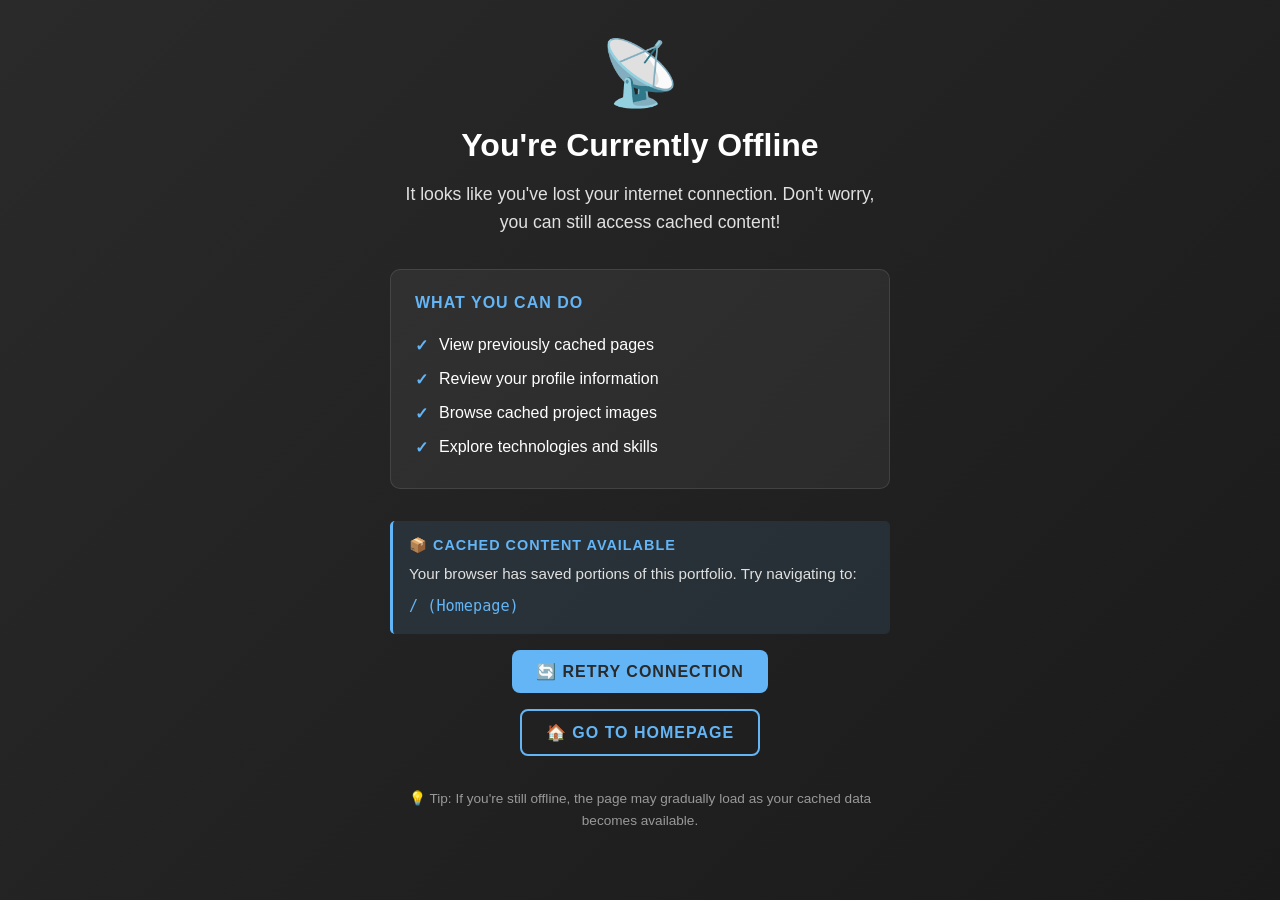
<file: offline.html>
<!DOCTYPE html>
<html lang="en">
<head>
    <meta charset="UTF-8">
    <meta name="viewport" content="width=device-width, initial-scale=1">
    <title>Offline - DKCS Portfolio</title>
    <style>
        * {
            margin: 0;
            padding: 0;
            box-sizing: border-box;
        }

        body {
            font-family: -apple-system, BlinkMacSystemFont, 'Segoe UI', Roboto, 'Helvetica Neue', Arial, sans-serif;
            background: linear-gradient(135deg, #2a2a2a 0%, #1a1a1a 100%);
            color: #ffffff;
            display: flex;
            align-items: center;
            justify-content: center;
            min-height: 100vh;
            padding: 2rem;
        }

        .offline-container {
            max-width: 500px;
            text-align: center;
            animation: fadeIn 0.6s ease-out;
        }

        @keyframes fadeIn {
            from {
                opacity: 0;
                transform: translateY(20px);
            }
            to {
                opacity: 1;
                transform: translateY(0);
            }
        }

        .offline-icon {
            font-size: 4rem;
            margin-bottom: 1rem;
            animation: bounce 2s infinite;
        }

        @keyframes bounce {
            0%, 100% {
                transform: translateY(0);
            }
            50% {
                transform: translateY(-10px);
            }
        }

        h1 {
            font-size: 2rem;
            margin-bottom: 1rem;
            font-weight: 700;
        }

        p {
            font-size: 1.1rem;
            color: #e0e0e0;
            margin-bottom: 2rem;
            line-height: 1.6;
        }

        .offline-tips {
            background: rgba(255, 255, 255, 0.05);
            border: 1px solid rgba(255, 255, 255, 0.1);
            border-radius: 10px;
            padding: 1.5rem;
            margin-bottom: 2rem;
            text-align: left;
        }

        .offline-tips h2 {
            font-size: 1rem;
            margin-bottom: 1rem;
            text-transform: uppercase;
            letter-spacing: 1px;
            color: #64b5f6;
        }

        .offline-tips ul {
            list-style: none;
            padding: 0;
        }

        .offline-tips li {
            padding: 0.5rem 0;
            padding-left: 1.5rem;
            position: relative;
        }

        .offline-tips li::before {
            content: '✓';
            position: absolute;
            left: 0;
            color: #64b5f6;
            font-weight: bold;
        }

        .cached-content {
            background: rgba(100, 181, 246, 0.1);
            border-left: 3px solid #64b5f6;
            border-radius: 5px;
            padding: 1rem;
            margin-bottom: 1rem;
            text-align: left;
        }

        .cached-content h3 {
            font-size: 0.9rem;
            margin-bottom: 0.5rem;
            color: #64b5f6;
            text-transform: uppercase;
            letter-spacing: 1px;
        }

        .cached-content p {
            font-size: 0.95rem;
            margin: 0;
        }

        .action-buttons {
            display: flex;
            gap: 1rem;
            justify-content: center;
            flex-wrap: wrap;
        }

        button {
            padding: 0.75rem 1.5rem;
            border: none;
            border-radius: 8px;
            font-size: 1rem;
            font-weight: 600;
            cursor: pointer;
            transition: all 0.3s ease;
            text-transform: uppercase;
            letter-spacing: 1px;
        }

        .retry-btn {
            background: #64b5f6;
            color: #2a2a2a;
        }

        .retry-btn:hover {
            background: #42a5f5;
            transform: translateY(-2px);
            box-shadow: 0 4px 12px rgba(100, 181, 246, 0.3);
        }

        .home-btn {
            background: transparent;
            color: #64b5f6;
            border: 2px solid #64b5f6;
        }

        .home-btn:hover {
            background: #64b5f6;
            color: #2a2a2a;
            transform: translateY(-2px);
        }

        .footer-note {
            margin-top: 2rem;
            font-size: 0.85rem;
            color: #999999;
        }

        @media (max-width: 480px) {
            .offline-container {
                padding: 1rem;
            }

            h1 {
                font-size: 1.5rem;
            }

            p {
                font-size: 1rem;
            }

            .offline-icon {
                font-size: 3rem;
            }

            button {
                padding: 0.6rem 1.2rem;
                font-size: 0.9rem;
            }
        }
    </style>
</head>
<body>
    <div class="offline-container">
        <div class="offline-icon">📡</div>
        
        <h1>You're Currently Offline</h1>
        
        <p>It looks like you've lost your internet connection. Don't worry, you can still access cached content!</p>

        <div class="offline-tips">
            <h2>What You Can Do</h2>
            <ul>
                <li>View previously cached pages</li>
                <li>Review your profile information</li>
                <li>Browse cached project images</li>
                <li>Explore technologies and skills</li>
            </ul>
        </div>

        <div class="cached-content">
            <h3>📦 Cached Content Available</h3>
            <p>Your browser has saved portions of this portfolio. Try navigating to:</p>
            <p style="margin-top: 0.5rem; font-family: monospace; color: #90caf9;">
                <a href="/" style="color: #64b5f6; text-decoration: none;">/ (Homepage)</a>
            </p>
        </div>

        <div class="action-buttons">
            <button class="retry-btn" onclick="retryConnection()">🔄 Retry Connection</button>
            <button class="home-btn" onclick="goHome()">🏠 Go to Homepage</button>
        </div>

        <p class="footer-note">
            💡 Tip: If you're still offline, the page may gradually load as your cached data becomes available.
        </p>
    </div>

    <script>
        function retryConnection() {
            // Attempt to reload
            window.location.reload();
        }

        function goHome() {
            window.location.href = '/';
        }

        // Auto-retry every 5 seconds
        setInterval(() => {
            fetch('/', { method: 'HEAD', mode: 'no-cors' })
                .then(() => {
                    // Connection restored, redirect
                    window.location.href = '/';
                })
                .catch(() => {
                    // Still offline, do nothing
                });
        }, 5000);

        // Show connection status
        window.addEventListener('online', () => {
            window.location.href = '/';
        });

        window.addEventListener('offline', () => {
            console.log('Connection lost');
        });
    </script>
</body>
</html>
</file>
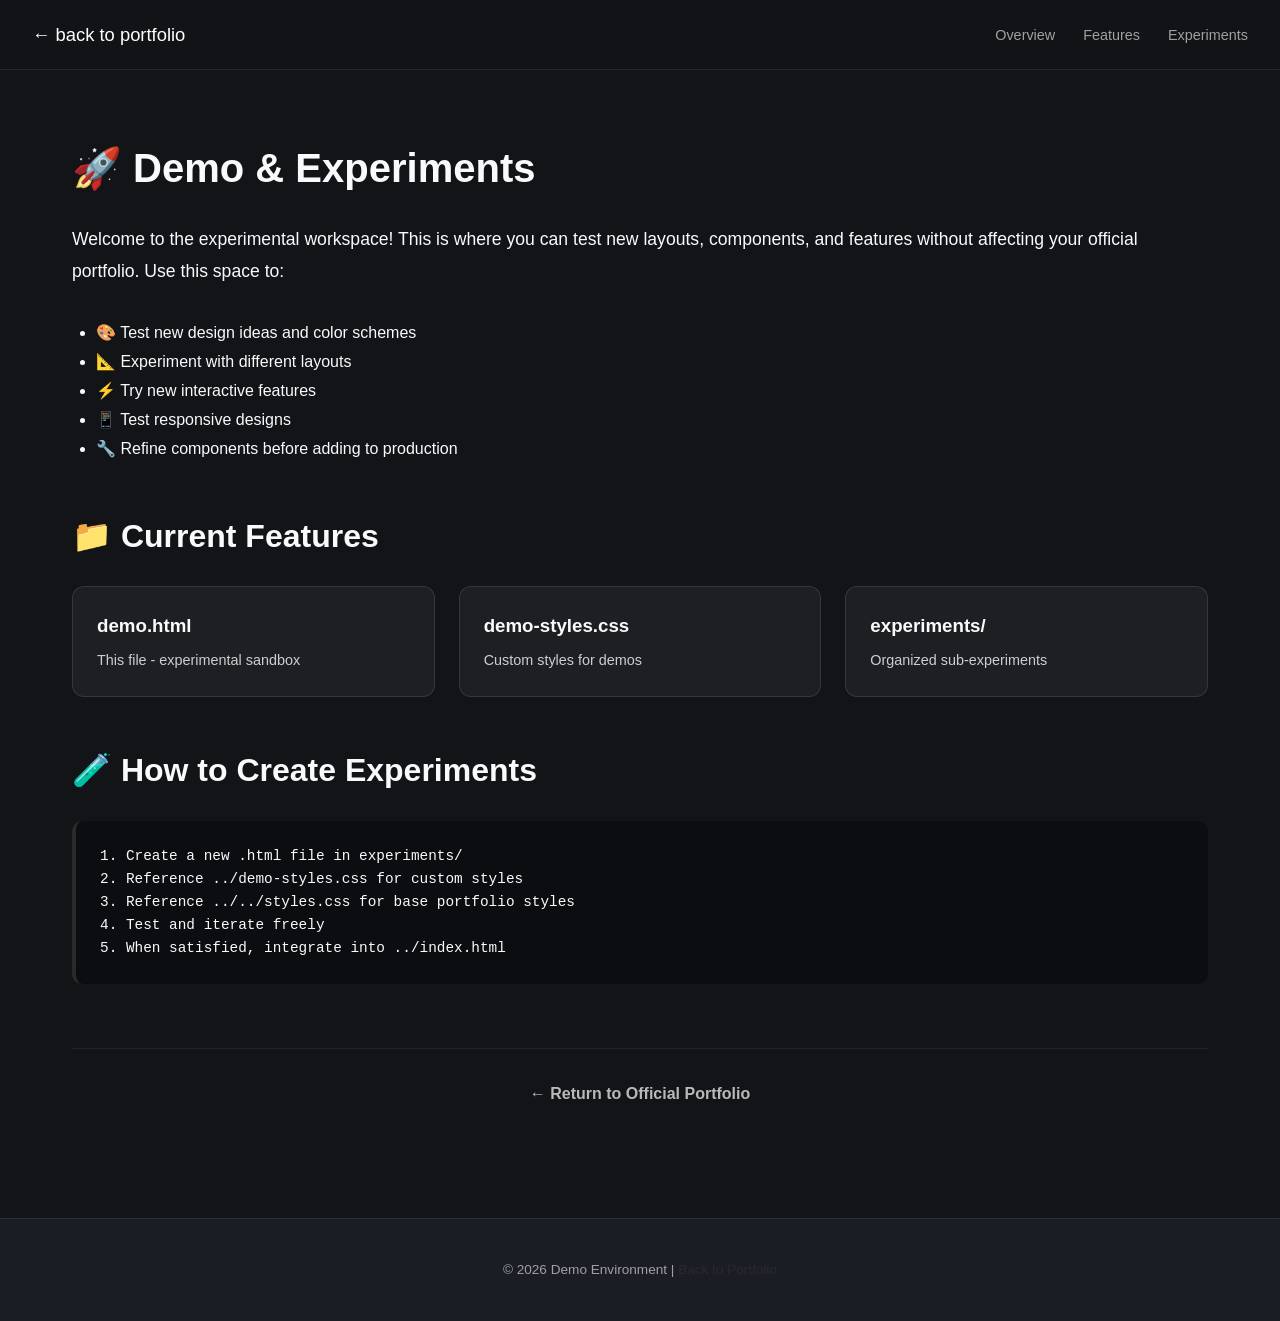
<file: demo/demo.html>
<!DOCTYPE html>
<html lang="en">
<head>
    <meta charset="UTF-8">
    <meta name="viewport" content="width=device-width, initial-scale=1.0">
    <title>Demo & Experimental Content</title>
    <link rel="stylesheet" href="../styles.css">
    <link rel="stylesheet" href="demo-styles.css">
</head>
<body>
    <!-- Animated Background (from main portfolio) -->
    <div class="animated-bg">
        <div class="floating-particle"></div>
        <div class="floating-particle"></div>
        <div class="floating-particle"></div>
        <div class="floating-particle"></div>
        <div class="floating-particle"></div>
        <div class="floating-particle"></div>
        <div class="floating-particle"></div>
        <div class="floating-particle"></div>
        <div class="floating-particle"></div>
        <div class="floating-particle"></div>
        <div class="floating-particle"></div>
        <div class="floating-particle"></div>
    </div>

    <!-- Navigation Bar -->
    <nav class="navbar">
        <div class="nav-container">
            <div class="nav-brand">
                <a href="../index.html" class="nav-signature">← Back to Portfolio</a>
            </div>
            <ul class="nav-links">
                <li><a href="#overview">Overview</a></li>
                <li><a href="#features">Features</a></li>
                <li><a href="#experiments">Experiments</a></li>
            </ul>
        </div>
    </nav>

    <div style="max-width: 1200px; margin: 0 auto; padding: 3rem 2rem; color: #f8fafc;">
        <section id="overview">
            <h1 style="font-size: 2.5rem; margin-bottom: 1.5rem;">🚀 Demo & Experiments</h1>
            <p style="font-size: 1.1rem; line-height: 1.8; margin-bottom: 2rem;">
                Welcome to the experimental workspace! This is where you can test new layouts, components, 
                and features without affecting your official portfolio. Use this space to:
            </p>
            <ul style="font-size: 1rem; line-height: 1.8; margin-left: 1.5rem; margin-bottom: 3rem;">
                <li>🎨 Test new design ideas and color schemes</li>
                <li>📐 Experiment with different layouts</li>
                <li>⚡ Try new interactive features</li>
                <li>📱 Test responsive designs</li>
                <li>🔧 Refine components before adding to production</li>
            </ul>
        </section>

        <section id="features">
            <h2 style="font-size: 2rem; margin-bottom: 1.5rem;">📁 Current Features</h2>
            <div style="display: grid; grid-template-columns: repeat(auto-fit, minmax(250px, 1fr)); gap: 1.5rem;">
                <div style="background: rgba(255,255,255,0.05); padding: 1.5rem; border-radius: 12px; border: 1px solid rgba(255,255,255,0.1);">
                    <h3 style="margin-bottom: 0.5rem;">demo.html</h3>
                    <p style="font-size: 0.9rem; opacity: 0.8;">This file - experimental sandbox</p>
                </div>
                <div style="background: rgba(255,255,255,0.05); padding: 1.5rem; border-radius: 12px; border: 1px solid rgba(255,255,255,0.1);">
                    <h3 style="margin-bottom: 0.5rem;">demo-styles.css</h3>
                    <p style="font-size: 0.9rem; opacity: 0.8;">Custom styles for demos</p>
                </div>
                <div style="background: rgba(255,255,255,0.05); padding: 1.5rem; border-radius: 12px; border: 1px solid rgba(255,255,255,0.1);">
                    <h3 style="margin-bottom: 0.5rem;">experiments/</h3>
                    <p style="font-size: 0.9rem; opacity: 0.8;">Organized sub-experiments</p>
                </div>
            </div>
        </section>

        <section id="experiments" style="margin-top: 3rem;">
            <h2 style="font-size: 2rem; margin-bottom: 1.5rem;">🧪 How to Create Experiments</h2>
            <div style="background: rgba(0,0,0,0.3); padding: 1.5rem; border-radius: 10px; border-left: 4px solid #2a2a2a;">
                <p style="font-family: monospace; font-size: 0.9rem; margin: 0; line-height: 1.6;">
                    1. Create a new .html file in experiments/
                    <br>2. Reference ../demo-styles.css for custom styles
                    <br>3. Reference ../../styles.css for base portfolio styles
                    <br>4. Test and iterate freely
                    <br>5. When satisfied, integrate into ../index.html
                </p>
            </div>
        </section>

        <div style="margin-top: 4rem; padding-top: 2rem; border-top: 1px solid rgba(255,255,255,0.1); text-align: center; opacity: 0.7;">
            <p>
                <a href="../index.html" style="color: #ffffff; text-decoration: none; font-weight: 600;">← Return to Official Portfolio</a>
            </p>
        </div>
    </div>

    <footer class="footer" style="margin-top: 4rem;">
        <div class="footer-container">
            <div class="footer-content">
                <p>&copy; 2026 Demo Environment | <a href="../index.html" style="color: #2a2a2a; text-decoration: none;">Back to Portfolio</a></p>
            </div>
        </div>
    </footer>
</body>
</html>
</file>
<file: styles.css>
/* ========================================================================== */
/* PORTFOLIO — Laura theme (dark glass + teal accent)                          */
/* Single source of truth. Sections: tokens → base → layout → components → MQ */
/* ========================================================================== */

/* ── 1. Design tokens ───────────────────────────────────────────────────── */
:root {
    --bg-primary: #121417;
    --bg-secondary: #1a1e24;
    --bg-elevated: #222830;
    --text-primary: #ffffff;
    --text-secondary: #a0a0a0;
    --text-muted: #6b7280;
    --accent: #00a8b5;
    --accent-hover: #00c4d4;
    --accent-soft: rgba(0, 168, 181, 0.12);
    --border-color: rgba(255, 255, 255, 0.08);
    --border-light: rgba(255, 255, 255, 0.15);
    --glass-bg: rgba(255, 255, 255, 0.07);
    --glass-border: rgba(255, 255, 255, 0.12);
    --card-shadow: rgba(0, 0, 0, 0.35);
    --light-shadow: rgba(0, 0, 0, 0.25);
    --medium-shadow: rgba(0, 0, 0, 0.45);
    --navbar-bg: rgba(18, 20, 23, 0.92);
    --progress-bar-main: linear-gradient(90deg, #00a8b5 0%, #00c4d4 50%, #00a8b5 100%);
    --progress-bar-glow: rgba(0, 168, 181, 0.6);
    --section-title-color: #ffffff;
    --tag-bg: rgba(255, 255, 255, 0.06);
    --tag-border: rgba(255, 255, 255, 0.1);
    --tag-text: #c8cdd4;
    --gallery-bg: #1a1e24;
    --gallery-border: rgba(255, 255, 255, 0.08);
    --gallery-text: #c8cdd4;
    --project-text: #ffffff;
    --project-desc: #a0a0a0;
    --icon-bg: rgba(0, 168, 181, 0.12);
    --icon-color: #00a8b5;
    --font-serif: 'Playfair Display', Georgia, 'Times New Roman', serif;
    --font-sans: 'Inter', -apple-system, BlinkMacSystemFont, 'Segoe UI', sans-serif;
    --container-max: 1280px;
    --section-pad: 2rem;
    --radius-sm: 8px;
    --radius-md: 10px;
    --radius-lg: 12px;
    --radius-pill: 999px;
}

/* ── 2. Reset & base ─────────────────────────────────────────────────────── */
*, *::before, *::after {
    margin: 0;
    padding: 0;
    box-sizing: border-box;
}

html {
    scroll-behavior: smooth;
    scroll-padding-top: 88px;
    overflow-x: hidden;
    -webkit-font-smoothing: antialiased;
    -moz-osx-font-smoothing: grayscale;
    color-scheme: dark;
}

body {
    font-family: var(--font-sans);
    font-size: 16px;
    line-height: 1.6;
    color: var(--text-primary);
    background: var(--bg-primary);
    min-height: 100vh;
    padding-top: 88px;
    overflow-x: hidden;
    -webkit-overflow-scrolling: touch;
    position: relative;
    z-index: 1;
}

p, h1, h2, h3, h4, h5, h6, a, span, li {
    -webkit-user-select: text;
    user-select: text;
}

img {
    max-width: 100%;
    height: auto;
    display: block;
}

a {
    color: inherit;
}

/* ── 3. Accessibility ───────────────────────────────────────────────────── */
@media (prefers-reduced-motion: reduce) {
    *, *::before, *::after {
        animation-duration: 0.01ms !important;
        animation-iteration-count: 1 !important;
        transition-duration: 0.01ms !important;
        scroll-behavior: auto !important;
    }
}

/* ── 4. Animations ───────────────────────────────────────────────────────── */
@keyframes slideInLeft {
    from { opacity: 0; transform: translate3d(-60px, 0, 0); }
    to { opacity: 1; transform: translate3d(0, 0, 0); }
}

@keyframes slideInRight {
    from { opacity: 0; transform: translate3d(60px, 0, 0); }
    to { opacity: 1; transform: translate3d(0, 0, 0); }
}

@keyframes slideInUp {
    from { opacity: 0; transform: translate3d(0, 40px, 0); }
    to { opacity: 1; transform: translate3d(0, 0, 0); }
}

@keyframes slideInLeftSection {
    from { opacity: 0; transform: translateX(-80px); }
    to { opacity: 1; transform: translateX(0); }
}

@keyframes slideInRightSection {
    from { opacity: 0; transform: translateX(80px); }
    to { opacity: 1; transform: translateX(0); }
}

@keyframes socialRowIn {
    from { opacity: 0; transform: translateY(10px); }
    to { opacity: 1; transform: translateY(0); }
}

@keyframes slideIn {
    from { width: 0; left: 50%; }
    to { width: 100%; left: 0; }
}

@keyframes zoomIn {
    from { transform: scale(0.92); opacity: 0; }
    to { transform: scale(1); opacity: 1; }
}

@keyframes neonPulse {
    0%, 100% { box-shadow: 0 0 20px rgba(0, 168, 181, 0.6), 0 0 40px rgba(0, 168, 181, 0.4), 0 24px 60px rgba(0, 0, 0, 0.5); }
    50% { box-shadow: 0 0 30px rgba(0, 168, 181, 0.8), 0 0 60px rgba(0, 168, 181, 0.6), 0 24px 60px rgba(0, 0, 0, 0.5); }
}

.fade-in { animation: slideInUp 0.7s ease-out forwards; }

/* ── 5. Background ───────────────────────────────────────────────────────── */
.animated-bg {
    position: fixed;
    inset: 0;
    background: var(--bg-primary);
    z-index: -1;
    pointer-events: none;
}

.floating-particle { display: none; }

/* ── 6. Navbar & progress ────────────────────────────────────────────────── */
.navbar {
    position: fixed;
    top: 0;
    left: 0;
    right: 0;
    z-index: 1000;
    background: var(--navbar-bg);
    backdrop-filter: blur(16px);
    -webkit-backdrop-filter: blur(16px);
    border-bottom: 1px solid var(--border-color);
    padding: 1.25rem 0;
    transition: transform 0.28s ease, padding 0.25s ease, box-shadow 0.25s ease;
}

.navbar.navbar-hidden { transform: translateY(-110%); }

.navbar.navbar-compact {
    padding: 0.85rem 0;
    background: rgba(18, 20, 23, 0.96);
    box-shadow: 0 4px 24px rgba(0, 0, 0, 0.25);
}

.nav-container {
    max-width: var(--container-max);
    margin: 0 auto;
    padding: 0 var(--section-pad);
    display: flex;
    flex-direction: row;
    justify-content: space-between;
    align-items: center;
    gap: 2rem;
}

.nav-brand a {
    display: flex;
    align-items: center;
    text-decoration: none;
}

.nav-signature {
    font-family: var(--font-sans);
    font-size: 1.15rem;
    font-weight: 400;
    color: var(--text-primary);
    text-transform: lowercase;
    transition: color 0.25s ease;
}

.nav-name-light { font-weight: 300; }
.nav-name-bold { font-weight: 700; }

.nav-signature:hover { color: var(--accent); }

.nav-links {
    display: flex;
    list-style: none;
    gap: 1.75rem;
    align-items: center;
}

.nav-links a {
    color: var(--text-secondary);
    text-decoration: none;
    font-weight: 500;
    font-size: 0.9rem;
    transition: color 0.25s ease;
}

.nav-links a:hover { color: var(--text-primary); }

.nav-link-item { position: relative; }

.nav-link-item.active {
    color: var(--text-primary);
    font-weight: 600;
}

.nav-link-item.active::after {
    content: '';
    position: absolute;
    bottom: -6px;
    left: 0;
    right: 0;
    height: 2px;
    background: var(--accent);
    animation: slideIn 0.3s ease;
}

.scroll-progress-bar {
    position: fixed;
    top: 0;
    left: 0;
    height: 3px;
    width: 0%;
    background: var(--progress-bar-main);
    box-shadow: 0 0 12px var(--progress-bar-glow);
    z-index: 1001;
    transition: width 0.15s ease;
}

/* ── 7. Fixed actions ────────────────────────────────────────────────────── */
.fixed-action-buttons {
    position: fixed;
    bottom: 2rem;
    right: 2rem;
    z-index: 999;
    display: flex;
    flex-direction: column;
    gap: 1rem;
}

.back-to-top-btn {
    width: 48px;
    height: 48px;
    border: none;
    border-radius: 50%;
    background: var(--accent);
    color: #fff;
    font-size: 1.1rem;
    cursor: pointer;
    display: flex;
    align-items: center;
    justify-content: center;
    opacity: 0;
    visibility: hidden;
    transform: translateY(20px) scale(0.85);
    transition: all 0.3s ease;
    box-shadow: 0 4px 16px var(--card-shadow);
}

.back-to-top-btn.show {
    opacity: 1;
    visibility: visible;
    transform: translateY(0) scale(1);
}

.back-to-top-btn:hover {
    background: var(--accent-hover);
    transform: translateY(-4px) scale(1.05);
}

/* ── 8. Hero section ─────────────────────────────────────────────────────── */
.hero-section {
    max-width: var(--container-max);
    margin: 0 auto;
    display: grid;
    grid-template-columns: 1fr 1.1fr;
    gap: 2.5rem;
    align-items: center;
    min-height: calc(100vh - 120px);
    padding: 2rem var(--section-pad) 4rem;
    width: 100%;
}

.hero-intro {
    opacity: 0;
    animation: slideInLeft 0.8s ease-out both;
}

.hero-visual {
    opacity: 0;
    animation: slideInRight 0.8s ease-out both;
}

.hero-greeting {
    font-family: var(--font-serif);
    font-size: clamp(2.5rem, 5vw, 4rem);
    font-weight: 400;
    line-height: 1.12;
    color: var(--text-primary);
    margin-bottom: 0.75rem;
}

.hero-greeting em { font-style: italic; color: var(--accent); }

.hero-role {
    font-size: 1rem;
    font-weight: 500;
    color: var(--accent);
    margin-bottom: 1.25rem;
    letter-spacing: 0.04em;
}

.hero-bio {
    font-size: 0.95rem;
    line-height: 1.75;
    color: var(--text-secondary);
    max-width: 420px;
    margin-bottom: 2rem;
}

.hero-cta {
    display: inline-block;
    padding: 0.8rem 1.75rem;
    border: 1.5px solid var(--border-light);
    border-radius: var(--radius-pill);
    color: var(--text-primary);
    text-decoration: none;
    font-size: 0.72rem;
    font-weight: 600;
    letter-spacing: 0.12em;
    text-transform: uppercase;
    transition: background 0.25s ease, color 0.25s ease, border-color 0.25s ease;
}

.hero-cta:hover {
    background: var(--text-primary);
    color: var(--bg-primary);
    border-color: var(--text-primary);
}

/* Hero collage */
.hero-collage {
    position: relative;
    width: 100%;
    min-height: 320px;
    display: flex;
    align-items: center;
    justify-content: center;
}

/* Glass profile card */
.profile-card {
    position: relative;
    width: auto;
    background: transparent;
    backdrop-filter: none;
    -webkit-backdrop-filter: none;
    border: none;
    border-radius: 0;
    padding: 0;
    text-align: center;
    box-shadow: none;
    z-index: 3;
    animation: slideInUp 0.9s ease-out 0.15s both;
    transition: transform 0.3s ease;
}

.profile-card:hover {
    transform: translateY(-8px);
}

.profile-image-wrapper {
    width: 280px;
    height: 280px;
    margin: 0 auto 2.5rem;
    border: 4px solid var(--accent);
    border-radius: 50%;
    overflow: hidden;
    box-shadow: 0 0 20px rgba(0, 168, 181, 0.6), 0 0 40px rgba(0, 168, 181, 0.4), 0 24px 60px rgba(0, 0, 0, 0.5);
    animation: neonPulse 3s ease-in-out infinite;
}

.profile-image {
    width: 100%;
    height: 100%;
    object-fit: cover;
}

.profile-full-name {
    font-family: var(--font-serif);
    font-size: 2rem;
    font-weight: 600;
    margin-bottom: 0.8rem;
    letter-spacing: -0.5px;
}

.profile-degree {
    font-size: 1.15rem;
    color: var(--accent);
    font-weight: 500;
    letter-spacing: 0.5px;
}

.glass-cta {
    display: block;
    width: 100%;
    padding: 0.7rem 1rem;
    background: var(--accent);
    color: #fff;
    text-decoration: none;
    border-radius: var(--radius-sm);
    font-size: 0.7rem;
    font-weight: 600;
    transition: background 0.25s ease, transform 0.2s ease;
}

.glass-cta:hover {
    background: var(--accent-hover);
    transform: translateY(-1px);
}

/* ── 9. Contact / social cards ───────────────────────────────────────────── */
.hero-section .socials {
    grid-column: 1 / -1;
    width: 100%;
    margin-top: 0.5rem;
}

.mobile-social-row { display: none; }

.info-cards-stack {
    display: grid;
    grid-template-columns: repeat(auto-fit, minmax(200px, 1fr));
    gap: 1rem;
    opacity: 0;
}

.info-card {
    display: flex;
    align-items: center;
    gap: 1rem;
    padding: 1.15rem 1.35rem;
    background: var(--bg-secondary);
    border: 1px solid var(--border-color);
    border-radius: var(--radius-md);
    text-decoration: none;
    color: var(--text-primary);
    opacity: 0;
    transition: transform 0.25s ease, border-color 0.25s ease, background 0.25s ease, box-shadow 0.25s ease;
}

.info-card:hover {
    transform: translateY(-3px);
    border-color: var(--accent);
    background: var(--bg-elevated);
    box-shadow: 0 12px 28px var(--card-shadow);
}

.card-icon {
    display: flex;
    align-items: center;
    justify-content: center;
    width: 44px;
    height: 44px;
    border-radius: var(--radius-sm);
    background: var(--accent-soft);
    color: var(--accent);
    font-size: 1.25rem;
    flex-shrink: 0;
}

.card-content { flex: 1; min-width: 0; }

.card-content h3 {
    font-size: 0.88rem;
    font-weight: 600;
    margin-bottom: 0.15rem;
}

.card-content p {
    font-size: 0.8rem;
    color: var(--text-secondary);
}

.info-card > i:last-of-type {
    font-size: 0.9rem;
    color: var(--text-muted);
    transition: color 0.25s ease, transform 0.25s ease;
}

.info-card:hover > i:last-of-type {
    color: var(--accent);
    transform: translate(2px, -2px);
}

.github-card { justify-content: space-between; }

/* ── 10. Section titles ──────────────────────────────────────────────────── */
.section-title {
    font-family: var(--font-serif);
    font-size: clamp(1.75rem, 3vw, 2.2rem);
    font-weight: 500;
    color: var(--section-title-color);
    text-align: center;
    margin-bottom: 2rem;
    opacity: 0;
}

/* ── 11. About ───────────────────────────────────────────────────────────── */
.about-section,
.projects-section,
.skills-section-full {
    max-width: var(--container-max);
    margin: 3rem auto 0;
    padding: 0 var(--section-pad);
    opacity: 0;
}

.about-grid {
    display: grid;
    grid-template-columns: repeat(3, 1fr);
    gap: 1.5rem;
    margin-bottom: 2rem;
}

.about-card {
    background: var(--bg-secondary);
    border: 1px solid var(--border-color);
    border-radius: var(--radius-md);
    padding: 2rem 1.75rem;
    opacity: 0;
    transition: transform 0.25s ease, border-color 0.25s ease, background 0.25s ease, box-shadow 0.25s ease;
}

.about-card:hover {
    background: var(--bg-elevated);
    border-color: var(--accent);
    transform: translateY(-4px);
    box-shadow: 0 16px 40px var(--card-shadow);
}

.about-card h3 {
    font-family: var(--font-serif);
    font-size: 1.2rem;
    color: var(--accent);
    margin-bottom: 0.75rem;
}

.about-card p {
    font-size: 0.92rem;
    line-height: 1.7;
    color: var(--text-secondary);
}

/* ── 12. Projects ────────────────────────────────────────────────────────── */
.projects-accordion {
    display: flex;
    flex-direction: column;
    gap: 1rem;
    margin-bottom: 2rem;
}

.project-accordion-item {
    background: var(--bg-secondary);
    border: 1px solid var(--border-color);
    border-radius: var(--radius-md);
    overflow: hidden;
    box-shadow: 0 8px 24px rgba(0, 0, 0, 0.2);
    opacity: 0;
    transition: border-color 0.25s ease;
}

.project-accordion-item:hover { border-color: var(--accent); }

.project-accordion-header {
    display: flex;
    align-items: center;
    justify-content: space-between;
    gap: 1.25rem;
    padding: 1.5rem 1.75rem;
    cursor: pointer;
    transition: background 0.25s ease;
}

.project-accordion-header:hover { background: var(--accent-soft); }

.project-accordion-title {
    font-size: 1.05rem;
    font-weight: 600;
    color: var(--project-text);
    line-height: 1.4;
}

.project-accordion-description {
    margin-top: 0.4rem;
    font-size: 0.9rem;
    color: var(--project-desc);
    line-height: 1.6;
}

.project-accordion-toggle {
    width: 34px;
    height: 34px;
    display: flex;
    align-items: center;
    justify-content: center;
    color: var(--accent);
    flex-shrink: 0;
    transition: transform 0.3s ease;
}

.project-accordion-body {
    max-height: 0;
    overflow: hidden;
    opacity: 0;
    transition: max-height 0.3s ease, opacity 0.3s ease;
}

.project-body-content {
    padding: 0 1.75rem 1.5rem;
    color: var(--project-desc);
}

.project-body-content h5 {
    font-size: 0.9rem;
    color: var(--project-text);
    margin-bottom: 0.75rem;
}

.project-features {
    list-style: disc;
    padding-left: 1.1rem;
    display: grid;
    gap: 0.45rem;
    margin-bottom: 1.25rem;
}

.project-features li { font-size: 0.88rem; }

.project-tags {
    display: flex;
    flex-wrap: wrap;
    gap: 0.5rem;
}

.project-tag {
    padding: 0.4rem 0.75rem;
    border-radius: var(--radius-pill);
    background: var(--accent-soft);
    border: 1px solid rgba(0, 168, 181, 0.25);
    color: var(--accent);
    font-size: 0.75rem;
    font-weight: 600;
}

/* ── 13. Gallery ─────────────────────────────────────────────────────────── */
.gallery-section {
    max-width: 1400px;
    margin: 3rem auto 0;
    padding: 0 var(--section-pad);
}

.gallery-group { margin-bottom: 3rem; }

.gallery-group-title {
    font-family: var(--font-serif);
    font-size: 1.4rem;
    color: var(--text-primary);
    text-align: center;
    margin-bottom: 1.5rem;
    opacity: 0;
}

.gallery-grid {
    display: grid;
    grid-template-columns: repeat(4, 1fr);
    gap: 1.25rem;
}

.gallery-item {
    border-radius: var(--radius-md);
    overflow: hidden;
    background: var(--gallery-bg);
    border: 1px solid var(--gallery-border);
    cursor: pointer;
    opacity: 0;
    transition: border-color 0.25s ease, box-shadow 0.25s ease;
}

.gallery-item:hover {
    border-color: var(--accent);
    box-shadow: 0 8px 24px var(--card-shadow);
}

.gallery-item img {
    width: 100%;
    aspect-ratio: 1;
    object-fit: cover;
    transition: transform 0.3s ease;
}

.gallery-item:hover img { transform: scale(1.03); }

.gallery-item figcaption {
    padding: 0.85rem;
    background: var(--bg-elevated);
    color: var(--gallery-text);
    font-size: 0.82rem;
    font-weight: 500;
    text-align: center;
    border-top: 1px solid var(--border-color);
}

/* ── 14. Tech stack ──────────────────────────────────────────────────────── */
.tech-stack {
    display: grid;
    grid-template-columns: repeat(3, 1fr);
    gap: 2rem;
    max-width: 1100px;
    margin: 0 auto 2rem;
}

.tech-group { opacity: 0; }

.tech-category-label {
    font-size: 0.78rem;
    font-weight: 600;
    color: var(--accent);
    text-transform: uppercase;
    letter-spacing: 0.15em;
    padding-bottom: 0.6rem;
    margin-bottom: 0.75rem;
    border-bottom: 1px solid var(--accent);
}

.tech-chips {
    display: flex;
    flex-wrap: wrap;
    gap: 0.65rem;
}

.tech-chip {
    display: flex;
    flex-direction: column;
    align-items: center;
    gap: 0.35rem;
    padding: 0.7rem 0.55rem;
    min-width: 72px;
    background: var(--bg-secondary);
    border: 1px solid var(--border-color);
    border-radius: var(--radius-md);
    text-decoration: none;
    transition: border-color 0.25s ease, background 0.25s ease, transform 0.25s ease;
}

.tech-chip:hover {
    border-color: var(--accent);
    background: var(--accent-soft);
    transform: translateY(-2px);
}

.tech-chip img { width: 26px; height: 26px; object-fit: contain; }

.tech-chip span {
    font-size: 0.65rem;
    font-weight: 600;
    color: var(--text-secondary) !important;
    text-align: center;
}

/* ── 15. Footer ──────────────────────────────────────────────────────────── */
.footer {
    margin-top: 4rem;
    padding: 2.5rem 0;
    background: var(--bg-secondary);
    border-top: 1px solid var(--border-color);
}

.footer-container {
    max-width: var(--container-max);
    margin: 0 auto;
    padding: 0 var(--section-pad);
    display: flex;
    flex-direction: column;
    align-items: center;
    gap: 1.25rem;
}

.footer-content p {
    font-size: 0.85rem;
    color: var(--text-secondary);
    text-align: center;
}

.footer-socials {
    display: flex;
    gap: 1rem;
}

.footer-icon {
    display: inline-flex;
    align-items: center;
    justify-content: center;
    width: 36px;
    height: 36px;
    border-radius: var(--radius-sm);
    background: var(--accent-soft);
    color: var(--accent);
    text-decoration: none;
    transition: background 0.25s ease, color 0.25s ease, transform 0.25s ease;
}

.footer-icon:hover {
    background: var(--accent);
    color: #fff;
    transform: translateY(-2px);
}

/* ── 16. Image modal ─────────────────────────────────────────────────────── */
.image-modal {
    display: none;
    position: fixed;
    inset: 0;
    z-index: 10000;
    background: rgba(0, 0, 0, 0.92);
    justify-content: center;
    align-items: center;
    padding: 1rem;
    opacity: 0;
    transition: opacity 0.3s ease;
}

.image-modal.active { opacity: 1; }

.modal-content {
    position: relative;
    width: 100%;
    height: 100%;
    max-width: 90vw;
    max-height: 90vh;
    display: flex;
    align-items: center;
    justify-content: center;
}

.modal-image {
    max-width: 100%;
    max-height: 100%;
    object-fit: contain;
    border-radius: var(--radius-sm);
    animation: zoomIn 0.3s ease-out;
}

.modal-close,
.modal-prev,
.modal-next {
    position: absolute;
    width: 46px;
    height: 46px;
    border: 1px solid var(--border-light);
    border-radius: 50%;
    background: rgba(255, 255, 255, 0.12);
    backdrop-filter: blur(4px);
    color: #fff;
    font-size: 1.3rem;
    cursor: pointer;
    display: flex;
    align-items: center;
    justify-content: center;
    transition: background 0.25s ease, transform 0.25s ease;
}

.modal-close:hover,
.modal-prev:hover,
.modal-next:hover {
    background: rgba(255, 255, 255, 0.22);
    transform: scale(1.08);
}

.modal-close { top: 1.25rem; right: 1.25rem; }
.modal-prev { left: 1.25rem; top: 50%; transform: translateY(-50%); }
.modal-next { right: 1.25rem; top: 50%; transform: translateY(-50%); }

/* ── 17. Responsive ──────────────────────────────────────────────────────── */
@media (max-width: 1024px) {
    .hero-section {
        grid-template-columns: 1fr;
        min-height: auto;
        gap: 2.5rem;
    }

    .hero-collage {
        min-height: 400px;
        max-width: 520px;
        margin: 0 auto;
    }

    .profile-card { right: 0; width: 240px; }

    .tech-stack { grid-template-columns: repeat(2, 1fr); }
    .about-grid { grid-template-columns: repeat(2, 1fr); }
}

@media (max-width: 768px) {
    html { scroll-padding-top: 72px; }
    body { padding-top: 72px; }

    .nav-container { padding: 0 1.25rem; }
    .nav-links { gap: 1rem; }
    .nav-links a { font-size: 0.82rem; }

    .hero-section { padding: 1.25rem 1.25rem 2.5rem; }
    .hero-collage { min-height: 300px; }
    .about-section,
    .projects-section,
    .skills-section-full,
    .gallery-section { padding: 0 1.25rem; }

    .about-grid { grid-template-columns: 1fr; }
    .tech-stack { grid-template-columns: 1fr; }

    .gallery-grid { grid-template-columns: repeat(4, 1fr); gap: 0.85rem; }
}

@media (max-width: 600px) {
    .nav-container {
        flex-direction: column;
        gap: 0.65rem;
    }

    .nav-links {
        flex-wrap: wrap;
        justify-content: center;
        gap: 0.65rem 1rem;
    }

    .hero-collage { min-height: 280px; }
    .info-cards-stack { grid-template-columns: 1fr; }
}

@media (max-width: 480px) {
    html { scroll-padding-top: 100px; }
    
    .hero-greeting { font-size: 2rem; }
    .hero-cta { padding: 0.7rem 1.4rem; font-size: 0.68rem; }

    .hero-section { padding-top: 2.5rem; }
    .hero-collage { min-height: auto; padding: 2rem 0 1.5rem; }

    .profile-card {
        position: relative;
        right: auto;
        bottom: auto;
        width: auto;
        max-width: none;
        margin: 0 auto;
    }
    
    .profile-image-wrapper {
        width: 180px;
        height: 180px;
        margin: 0 auto 2rem;
        animation: neonPulse 3s ease-in-out infinite;
    }
    
    .profile-full-name {
        font-size: 1.4rem;
    }
    
    .profile-degree {
        font-size: 0.95rem;
    }

    .socials .info-cards-stack { display: none !important; }

    .socials .mobile-social-row {
        display: flex !important;
        flex-wrap: nowrap;
        justify-content: center;
        gap: 0.5rem;
        padding: 0.8rem;
        margin-top: 1rem;
        background: var(--bg-secondary);
        border: 1px solid var(--border-color);
        border-radius: var(--radius-lg);
        overflow-x: auto;
    }

    .mobile-social-link {
        width: 45px;
        height: 45px;
        display: inline-flex;
        align-items: center;
        justify-content: center;
        border-radius: var(--radius-sm);
        background: var(--bg-elevated);
        border: 1px solid var(--border-color);
        color: var(--accent);
        font-size: 1.1rem;
        text-decoration: none;
        transition: background 0.25s ease, transform 0.25s ease;
        flex-shrink: 0;
    }

    .mobile-social-link:hover {
        background: var(--accent-soft);
        transform: translateY(-3px);
    }

    .gallery-grid { grid-template-columns: repeat(2, 1fr); }
    .fixed-action-buttons { bottom: 1rem; right: 1rem; }
    .back-to-top-btn { width: 42px; height: 42px; }
}
</file>
<file: demo/demo-styles.css>
/* ============================================================ */
/* DEMO & EXPERIMENTAL STYLES */
/* This file is for testing new styles without affecting production */
/* ============================================================ */

/* Example: Custom demo layout */
.demo-container {
    max-width: 1200px;
    margin: 0 auto;
    padding: 3rem 2rem;
}

.demo-section {
    margin-bottom: 4rem;
}

.demo-title {
    font-size: 2.5rem;
    color: #f8fafc;
    margin-bottom: 1.5rem;
    text-shadow: 0 2px 12px rgba(0, 0, 0, 0.35);
}

/* Example: Test grid layouts */
.demo-grid {
    display: grid;
    grid-template-columns: repeat(auto-fit, minmax(250px, 1fr));
    gap: 1.5rem;
    margin: 2rem 0;
}

.demo-card {
    background: rgba(255, 255, 255, 0.05);
    border: 1px solid rgba(255, 255, 255, 0.1);
    border-radius: 12px;
    padding: 1.5rem;
    transition: all 0.3s ease;
    backdrop-filter: blur(10px);
}

.demo-card:hover {
    background: rgba(255, 255, 255, 0.08);
    border-color: rgba(255, 255, 255, 0.2);
    transform: translateY(-5px);
}

/* Example: Testing animations */
.demo-fade-in {
    animation: slideInUp 0.8s ease-out forwards;
}

/* Example: Button styles for testing */
.demo-btn {
    background: #2a2a2a;
    color: #ffffff;
    border: 1px solid #2a2a2a;
    padding: 0.8rem 1.5rem;
    border-radius: 8px;
    cursor: pointer;
    font-weight: 600;
    transition: all 0.3s ease;
    display: inline-block;
    text-decoration: none;
}

.demo-btn:hover {
    background: #ffffff;
    color: #2a2a2a;
    transform: scale(1.05);
}

/* Add your experimental styles below this line */
/* ============================================================ */
/* CUSTOM EXPERIMENT STYLES */
/* ============================================================ */
</file>
